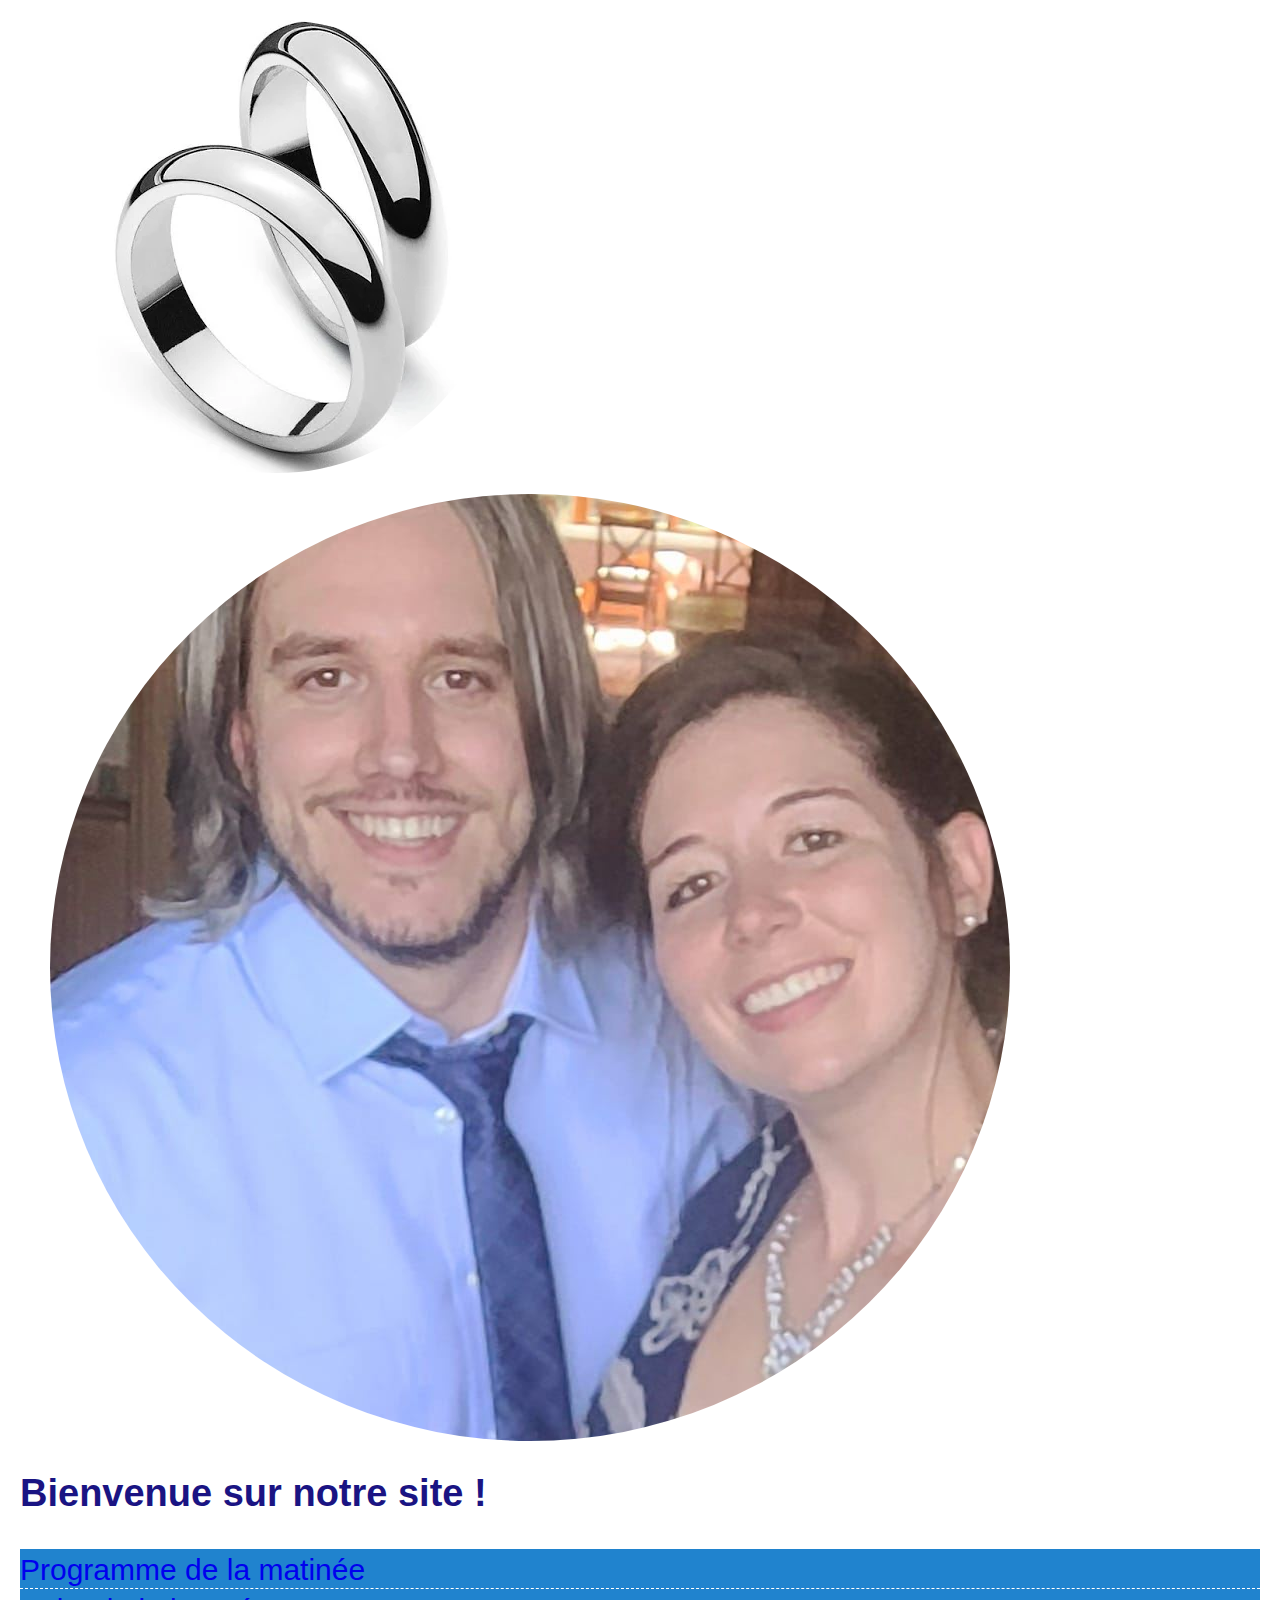
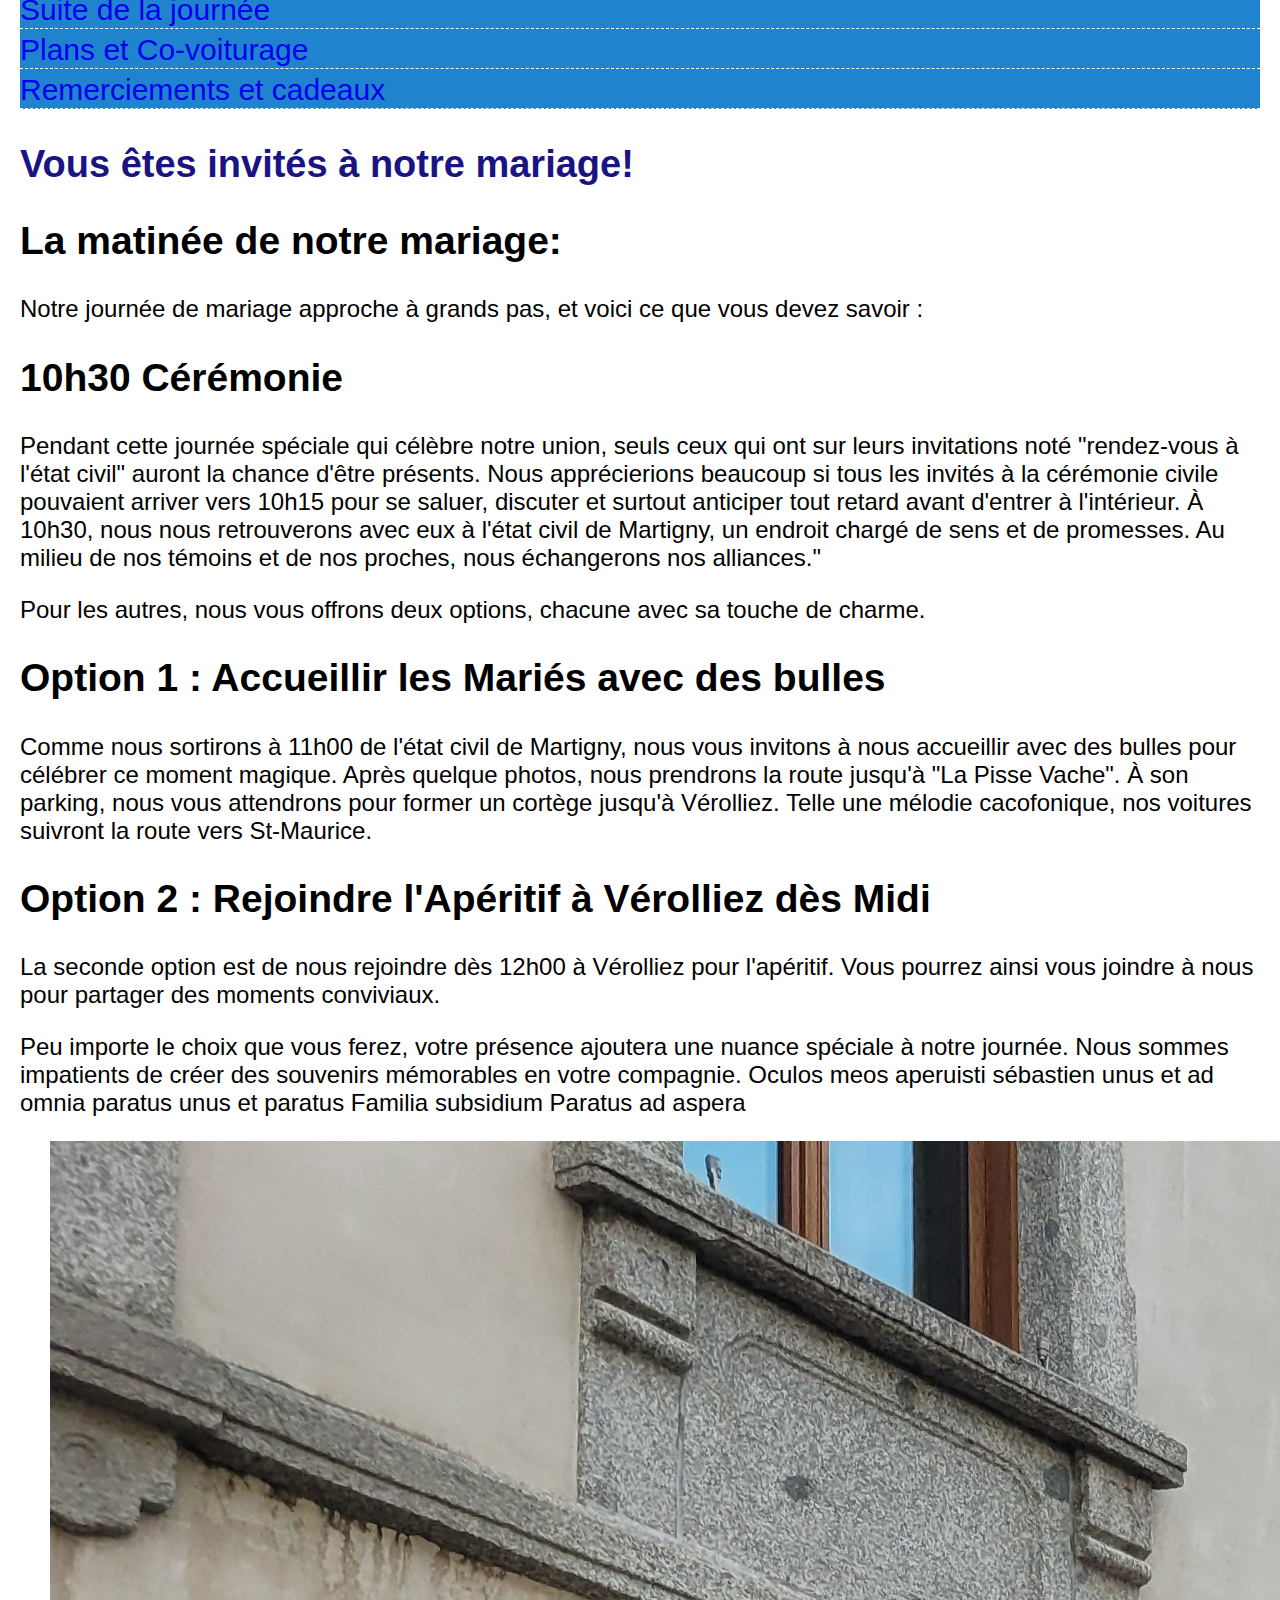
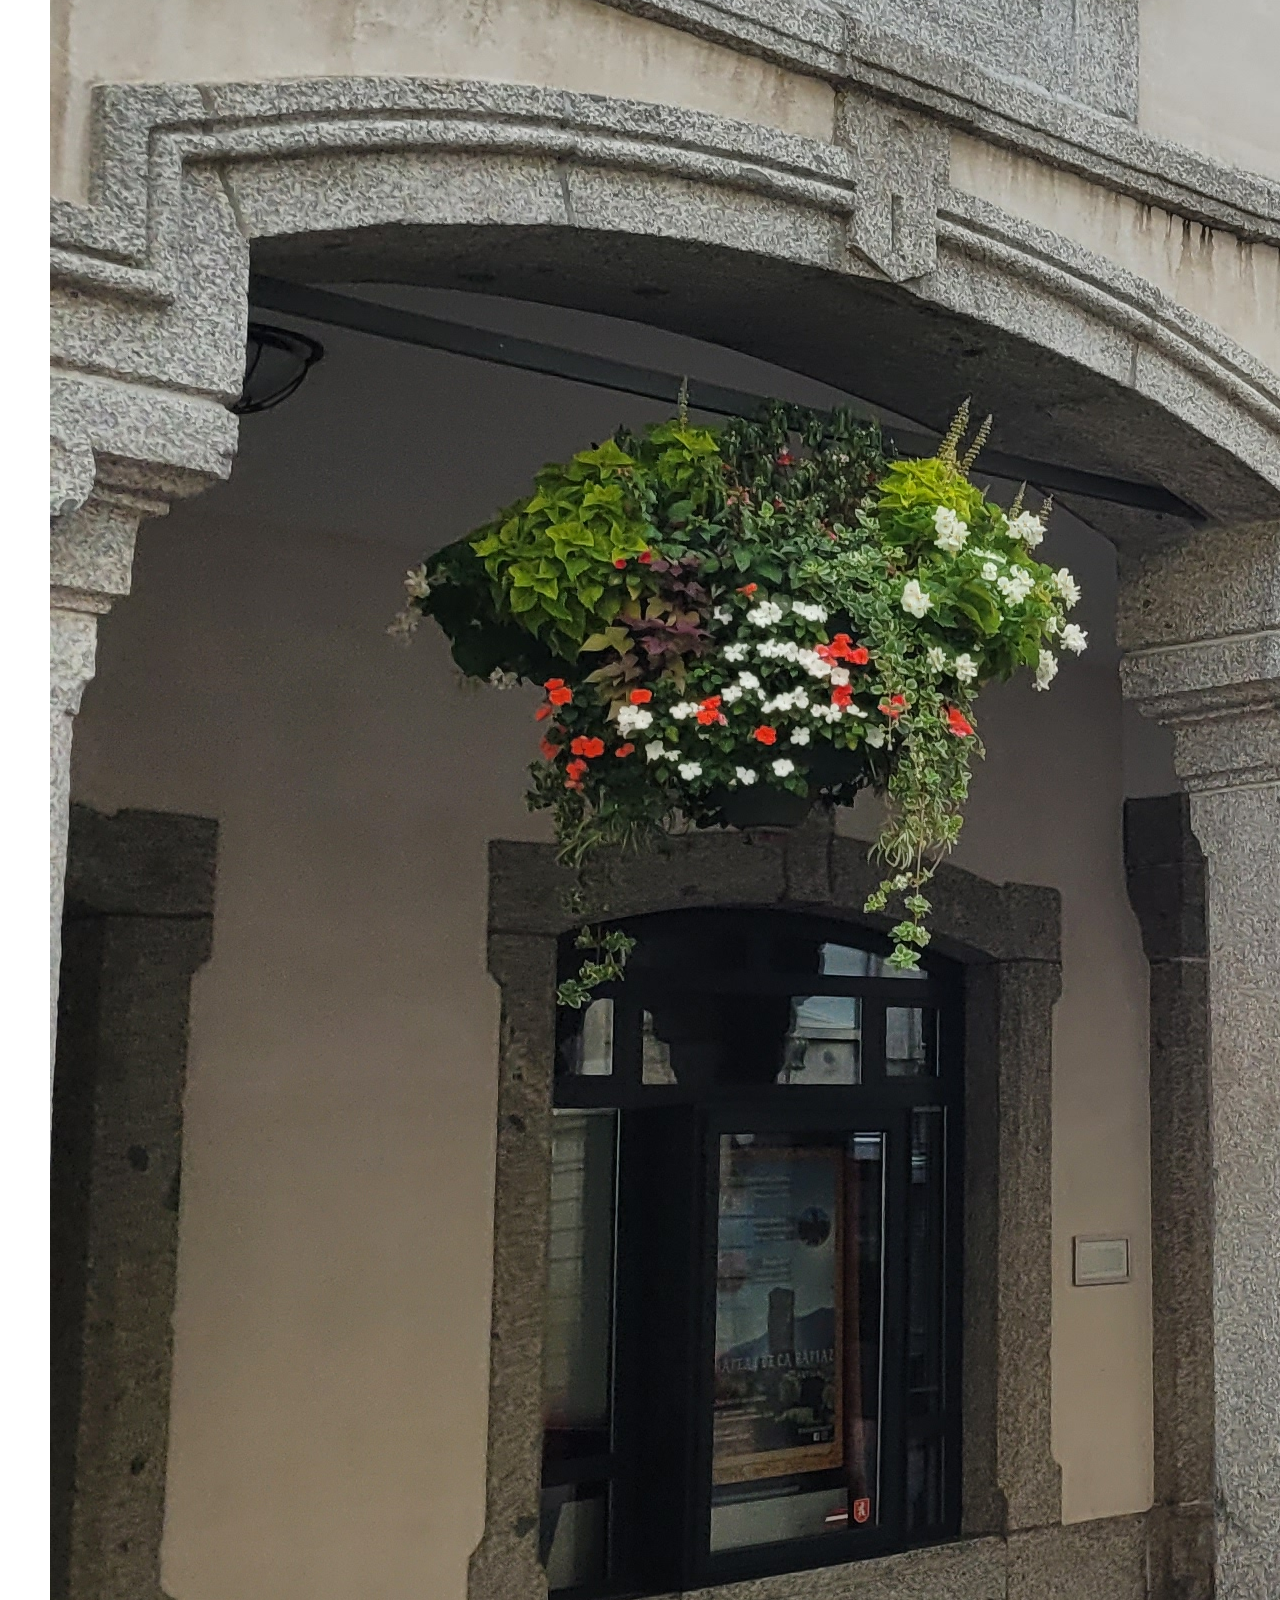
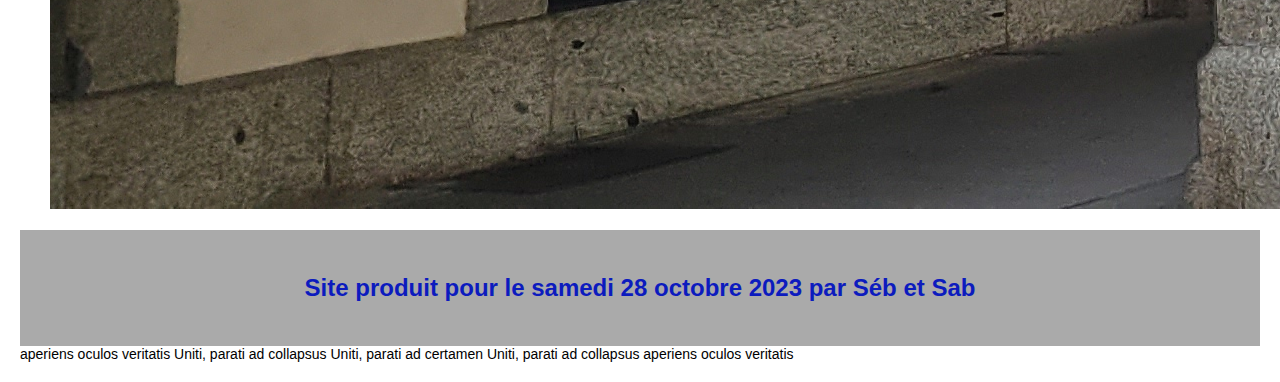
<file: index.html>
<!DOCTYPE html>
    <head>
        <meta charset="utf-8"/>
        <title> Notre mariage</title>
        <link rel="stylesheet" type="text/css" href="design/styles.css"> 
        <link href="https://cdn.jsdelivr.net/npm/bootstrap@5.0.2/dist/css/bootstrap.min.css" rel="stylesheet"
        integrity="sha384-EVSTQN3/azprG1Anm3QDgpJLIm9Nao0Yz1ztcQTwFspd3yD65VohhpuuCOmLASjC" crossorigin="anonymous">
    </head>

    <body >
        <header>
           <div class="container">
            <div class="w-25 float-start " mx-auto>
               <img class="img-fluid + ronde"  src="pictures/alliance.webp" /> 
            </div>
            <div class="w-25 float-end" mx-auto>
                <img class="img-fluid +remerci+ ronde " src="pictures/2022-mariage-de- Chris-et-Raphael.jpg" />
            </div>
           </div>
            
            <h1 class="bg mx-4">Bienvenue sur notre site !</h1>
            
        <nav>
            <ul>
                <li><a href="index.html" class="text-dark text-decoration-none">Programme de la matinée</a></li>
                <li><a href="pages/inscription.html" class="text-dark text-decoration-none">Suite de la journée</a></li>
                <li><a href="pages/plans.html" class="text-dark text-decoration-none">Plans et Co-voiturage</a></li>
                <li><a href="pages/cadeau-remerciement.html" class="text-dark text-decoration-none">Remerciements et cadeaux</a></li>
                
            </ul>
        </nav>
            
        </header >     
        <h1 class="bg mx-4" >Vous êtes invités à notre mariage!</h1>
        <h2 class="bg mx-4" >La matinée de notre mariage:</h2>
            <p class="bg mx-4">

                Notre journée de mariage approche à grands pas, et voici ce que vous devez savoir :
            </p>
        <h2 class="bg mx-4" >10h30 Cérémonie</h2>
            <p class="bg mx-4">
                Pendant cette journée spéciale qui célèbre notre union, seuls ceux qui ont sur leurs invitations noté "rendez-vous à l'état civil" auront la chance d'être présents.
                Nous apprécierions beaucoup si tous les invités à la cérémonie civile pouvaient arriver vers 10h15 pour se saluer, discuter et surtout anticiper tout retard avant 
                d'entrer à l'intérieur. À 10h30, nous nous retrouverons avec eux à l'état civil de Martigny, un endroit chargé de sens et de promesses. 
                Au milieu de nos témoins et de nos proches, nous échangerons nos alliances."
            </p>
            
            <p class="bg mx-4">Pour les autres, nous vous offrons deux options, chacune avec sa touche de charme.</p>
            <h2 class="bg mx-4">Option 1 : Accueillir les Mariés avec des bulles</h2>
            <p class="bg mx-4">Comme nous sortirons à 11h00 de l'état civil de Martigny, nous vous invitons
                à nous accueillir avec des bulles pour célébrer ce moment magique. 
                Après quelque photos, nous prendrons la route jusqu'à "La Pisse Vache". 
                À son parking, nous vous attendrons pour former un cortège jusqu'à Vérolliez. 
                Telle une mélodie cacofonique, nos voitures suivront la route vers St-Maurice.
            </p>
            <h2 class="bg mx-4">Option 2 : Rejoindre l'Apéritif à Vérolliez dès Midi</h2>
            <p class="bg mx-4">La seconde option est de nous rejoindre dès 12h00 à Vérolliez pour l'apéritif. Vous pourrez ainsi vous joindre à nous pour partager des moments conviviaux.</p>
            <p class="bg mx-4">Peu importe le choix que vous ferez, votre présence ajoutera une nuance spéciale à notre journée. 
                Nous sommes impatients de créer des souvenirs mémorables en votre compagnie.


Oculos meos aperuisti
sébastien
unus et ad omnia paratus
unus et paratus
Familia subsidium
Paratus ad aspera
        </p>
        <div class="container d-flex justify-content-between">
            <div class="col">
                <img class="img-fluid bg mx-4" src="pictures/entree-etat-civil.jpg" > 
            </div>
        </div>    
    </body>
    <footer>
        <p>Site produit pour le samedi 28 octobre 2023 par Séb et Sab</p>
    </footer>
</html>
aperiens oculos veritatis
Uniti, parati ad collapsus
Uniti, parati ad certamen
Uniti, parati ad collapsus
aperiens oculos veritatis
</file>
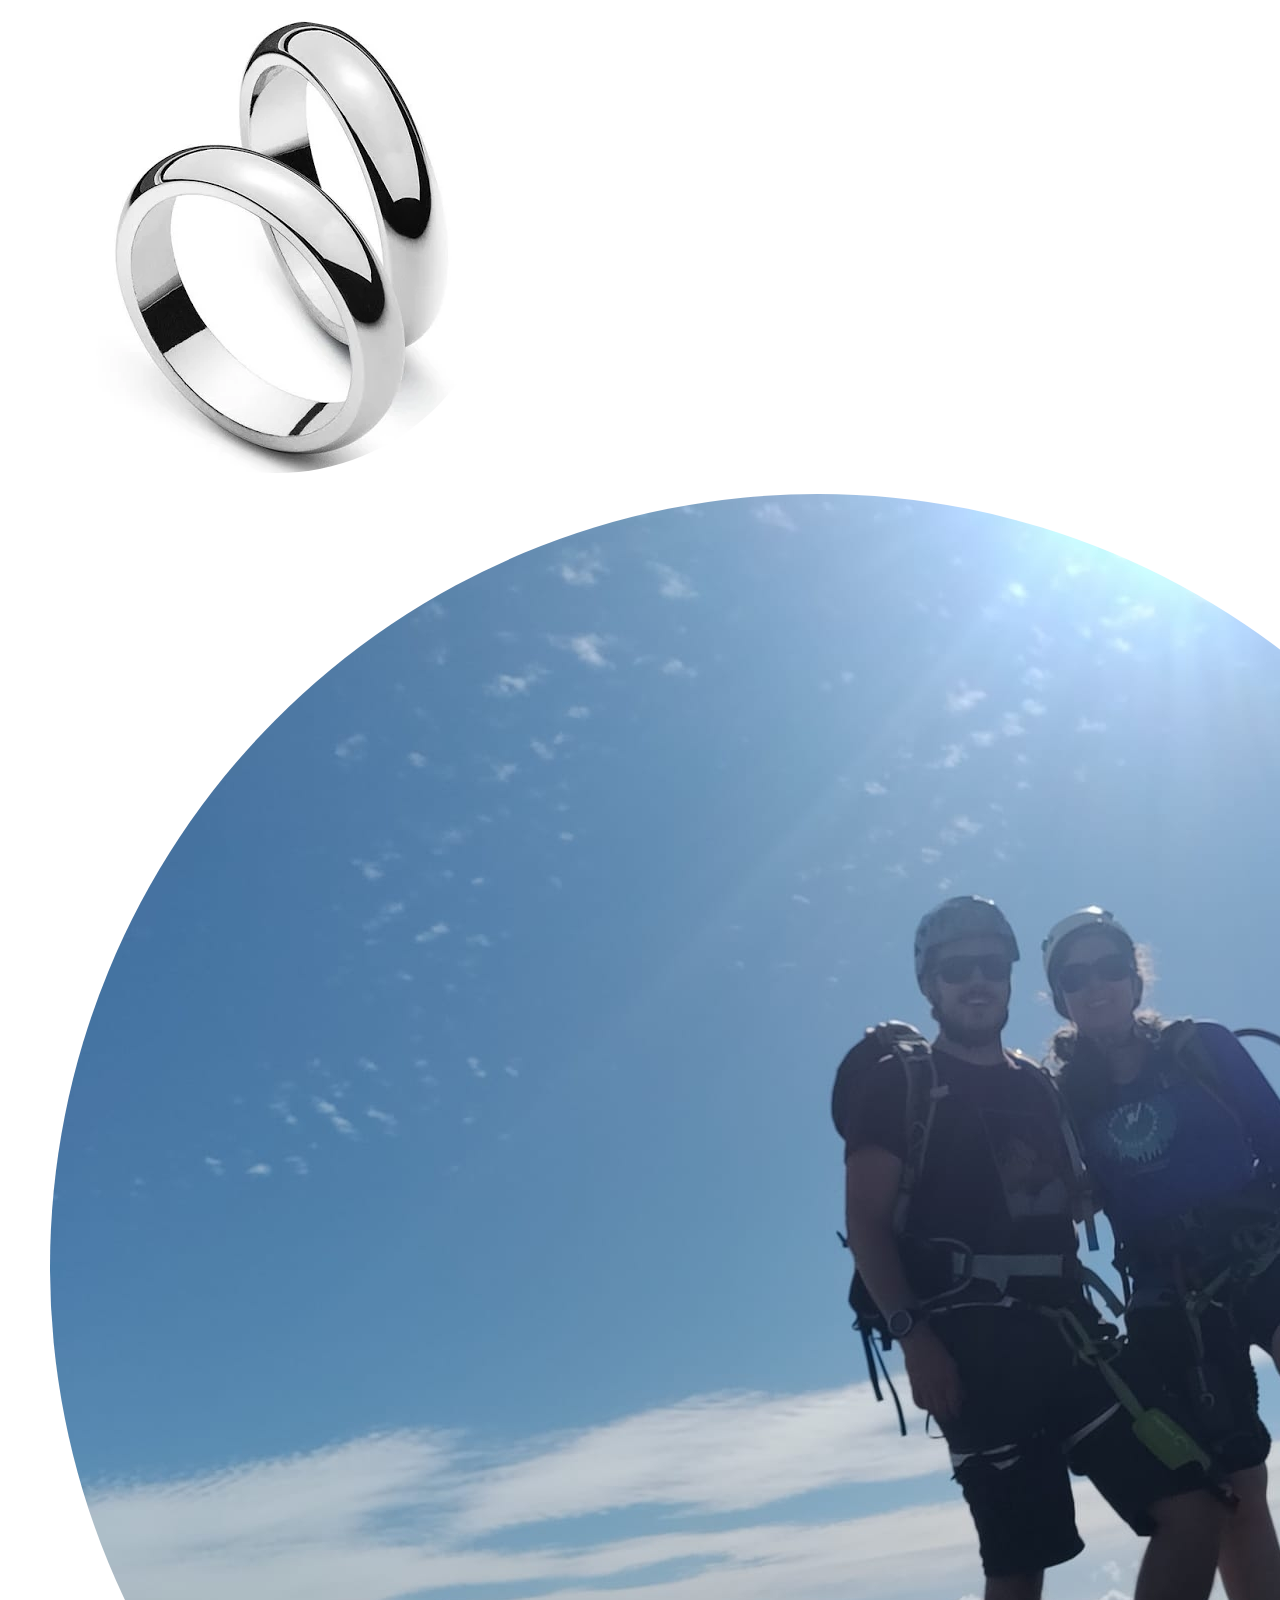
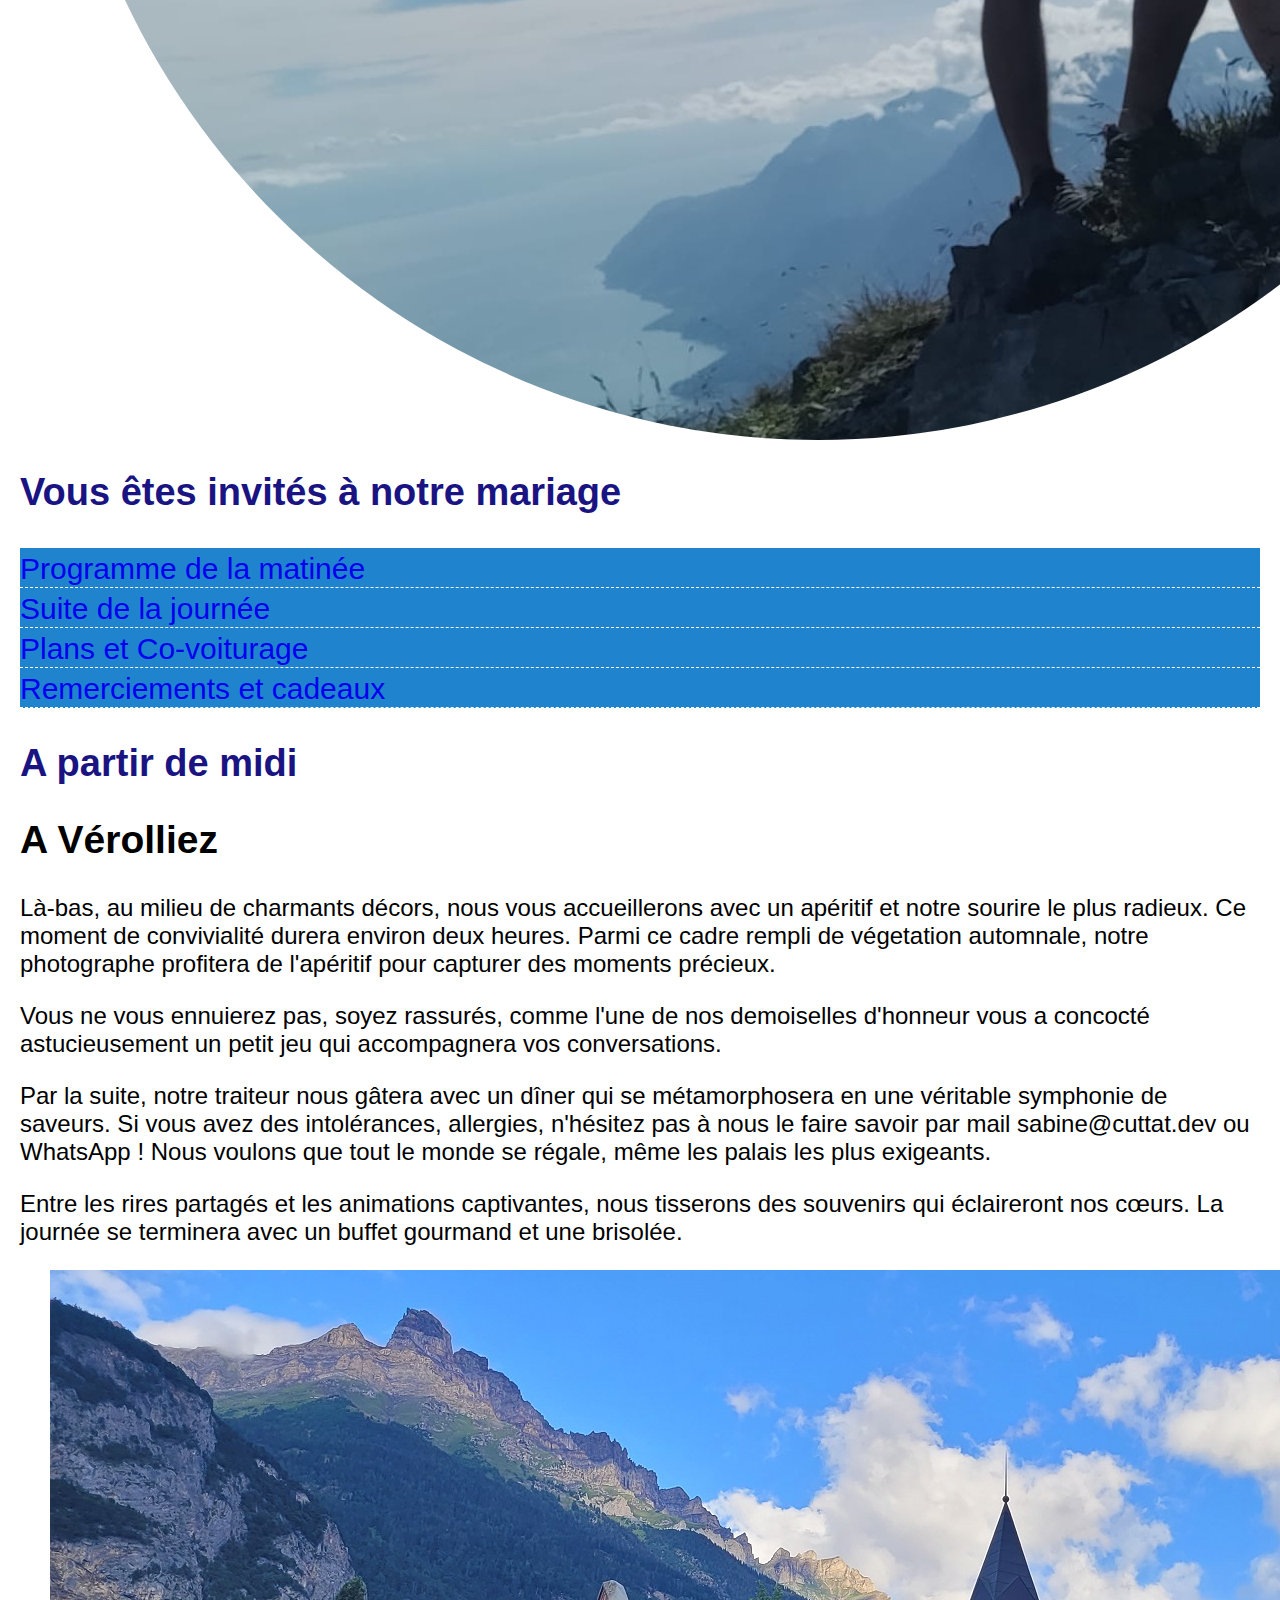
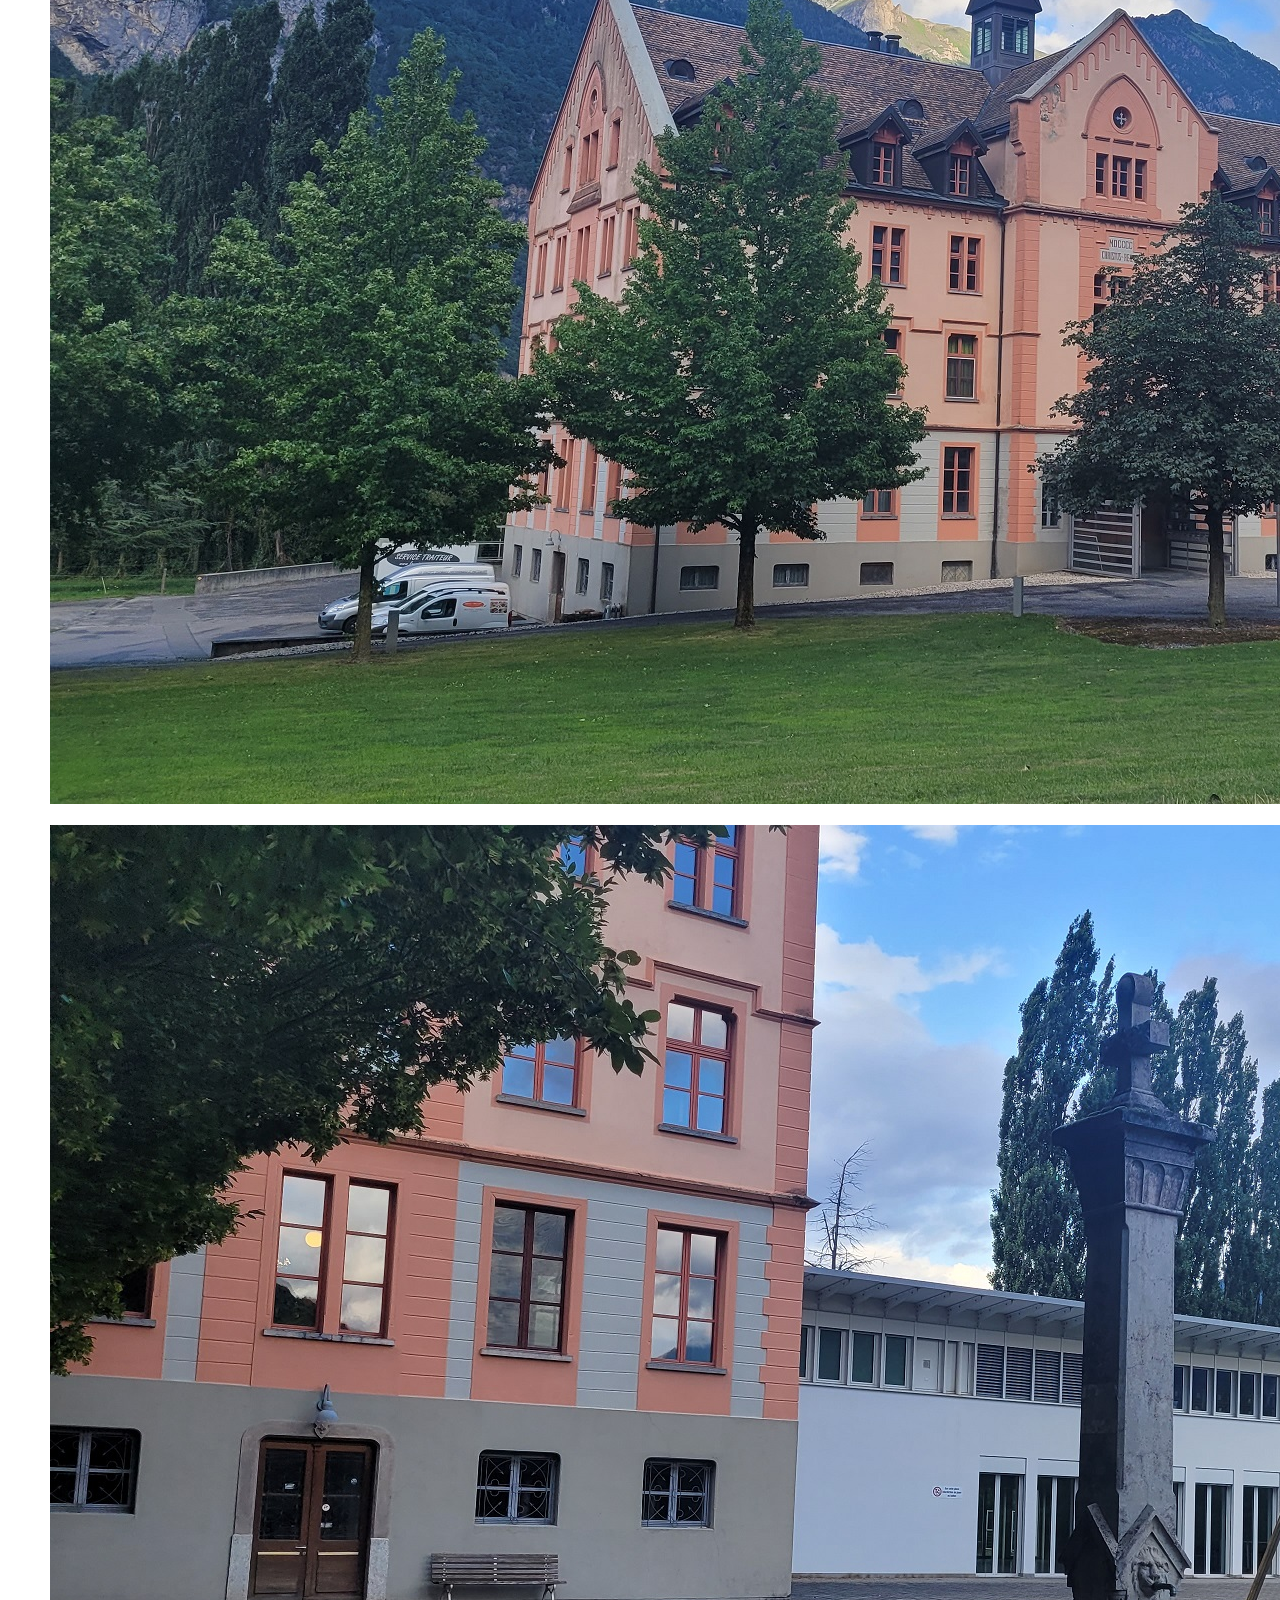
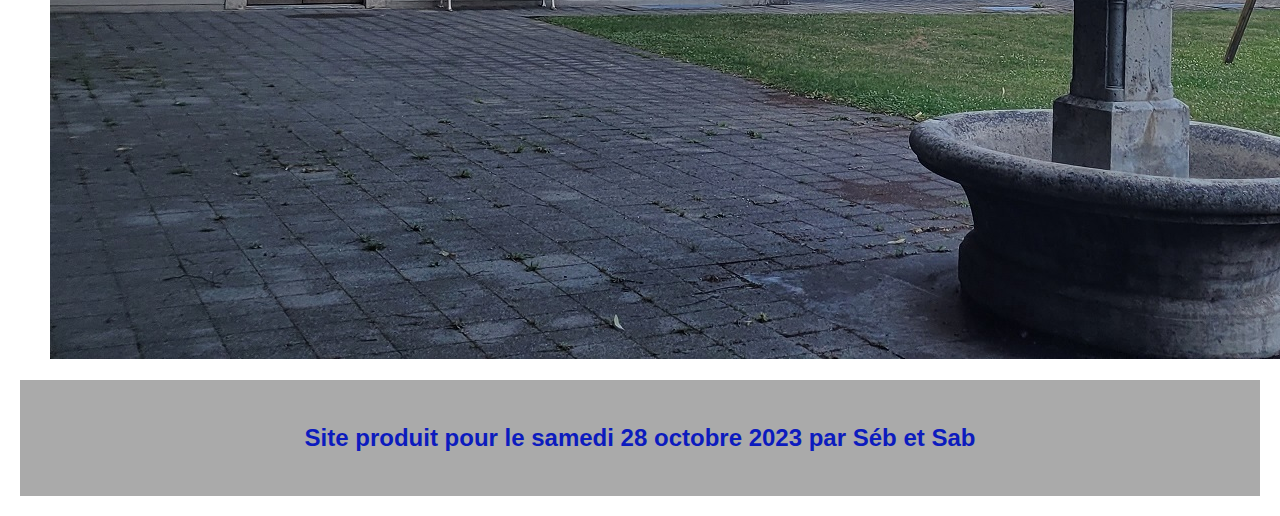
<file: pages/inscription.html>
<!DOCTYPE html>
    <head>
        <meta charset="utf-8"/>
        <title> Notre mariage</title>
        <link rel="stylesheet" type="text/css" href="../design/styles.css"> 
        <link href="https://cdn.jsdelivr.net/npm/bootstrap@5.0.2/dist/css/bootstrap.min.css" rel="stylesheet"
        integrity="sha384-EVSTQN3/azprG1Anm3QDgpJLIm9Nao0Yz1ztcQTwFspd3yD65VohhpuuCOmLASjC" crossorigin="anonymous">
        <link rel="stylesheet" href="https://cdnjs.cloudflare.com/ajax/libs/font-awesome/6.4.0/css/all.min.css" integrity="sha512-iecdLmaskl7CVkqkXNQ/ZH/XLlvWZOJyj7Yy7tcenmpD1ypASozpmT/E0iPtmFIB46ZmdtAc9eNBvH0H/ZpiBw==" crossorigin="anonymous" referrerpolicy="no-referrer" />
    </head>

    <body >
        <header>
           
            <div class="container">
                <div class="w-25 float-start " mx-auto>
                   <img class="img-fluid + ronde "  class="bg mx-4" src="../pictures/alliance.webp" /> 
                </div>
                <div class="w-25 float-end" mx-auto>
                    <img class="img-fluid + ronde "  class="bg mx-4" src="../pictures/2021-Via-Tour-d-Ai.jpg" />
                </div>
               </div>

               <h1 class="bg mx-4">Vous êtes invités à notre mariage</h1>
            <nav>
                <ul>
                    <li><a href="../index.html" class="text-dark text-decoration-none">Programme de la matinée</a></li>
                    <li><a href="inscription.html" class="text-dark text-decoration-none">Suite de la journée</a></li>
                    <li><a href="plans.html" class="text-dark text-decoration-none">Plans et Co-voiturage</a></li>
                    <li><a href="cadeau-remerciement.html" class="text-dark text-decoration-none">Remerciements et cadeaux</a></li>
                </ul>
            </nav>
            
        </header > 
        <h1 class="bg mx-4">A partir de midi</h1>
        <h2 class="bg mx-4">A Vérolliez</h2>
        <p class="bg mx-4">
            Là-bas, au milieu de charmants décors, nous vous accueillerons avec un apéritif et notre sourire le plus radieux. 
            Ce moment de convivialité durera environ deux heures. Parmi ce cadre rempli de végetation automnale, 
            notre photographe profitera de l'apéritif pour capturer des moments précieux.</p>
            <p class="bg mx-4">Vous ne vous ennuierez pas, soyez rassurés, comme l'une de nos demoiselles d'honneur vous a concocté astucieusement un petit jeu qui accompagnera vos conversations.</p>
            <p class="bg mx-4">Par la suite, notre traiteur nous gâtera avec un dîner qui se métamorphosera en une véritable symphonie de saveurs. 
             Si vous avez des intolérances, allergies,
            n'hésitez pas à nous le faire savoir par mail sabine@cuttat.dev ou WhatsApp ! 
            Nous voulons que tout le monde se régale, même les palais les plus exigeants.
        </p>
        <p></p>
        <p class="bg mx-4">
            Entre les rires partagés et les animations captivantes, nous tisserons des souvenirs qui éclaireront nos cœurs. La journée se terminera avec un buffet gourmand et une brisolée.</p>
        <div class="container d-flex justify-content-between">
            <div class="col">
                <img class="img-fluid" src="../pictures/Verolliez.jpg" class="bg mx-4"> 
            </div>
            <div class="col">
                <img class="img-fluid" class="bg mx-4" src="../pictures/apero.jpg" />
            </div>
        </div>
        
    </body>
    <footer>
        <p>Site produit pour le samedi 28 octobre 2023 par Séb et Sab</p>
    </footer>
</html>
</file>
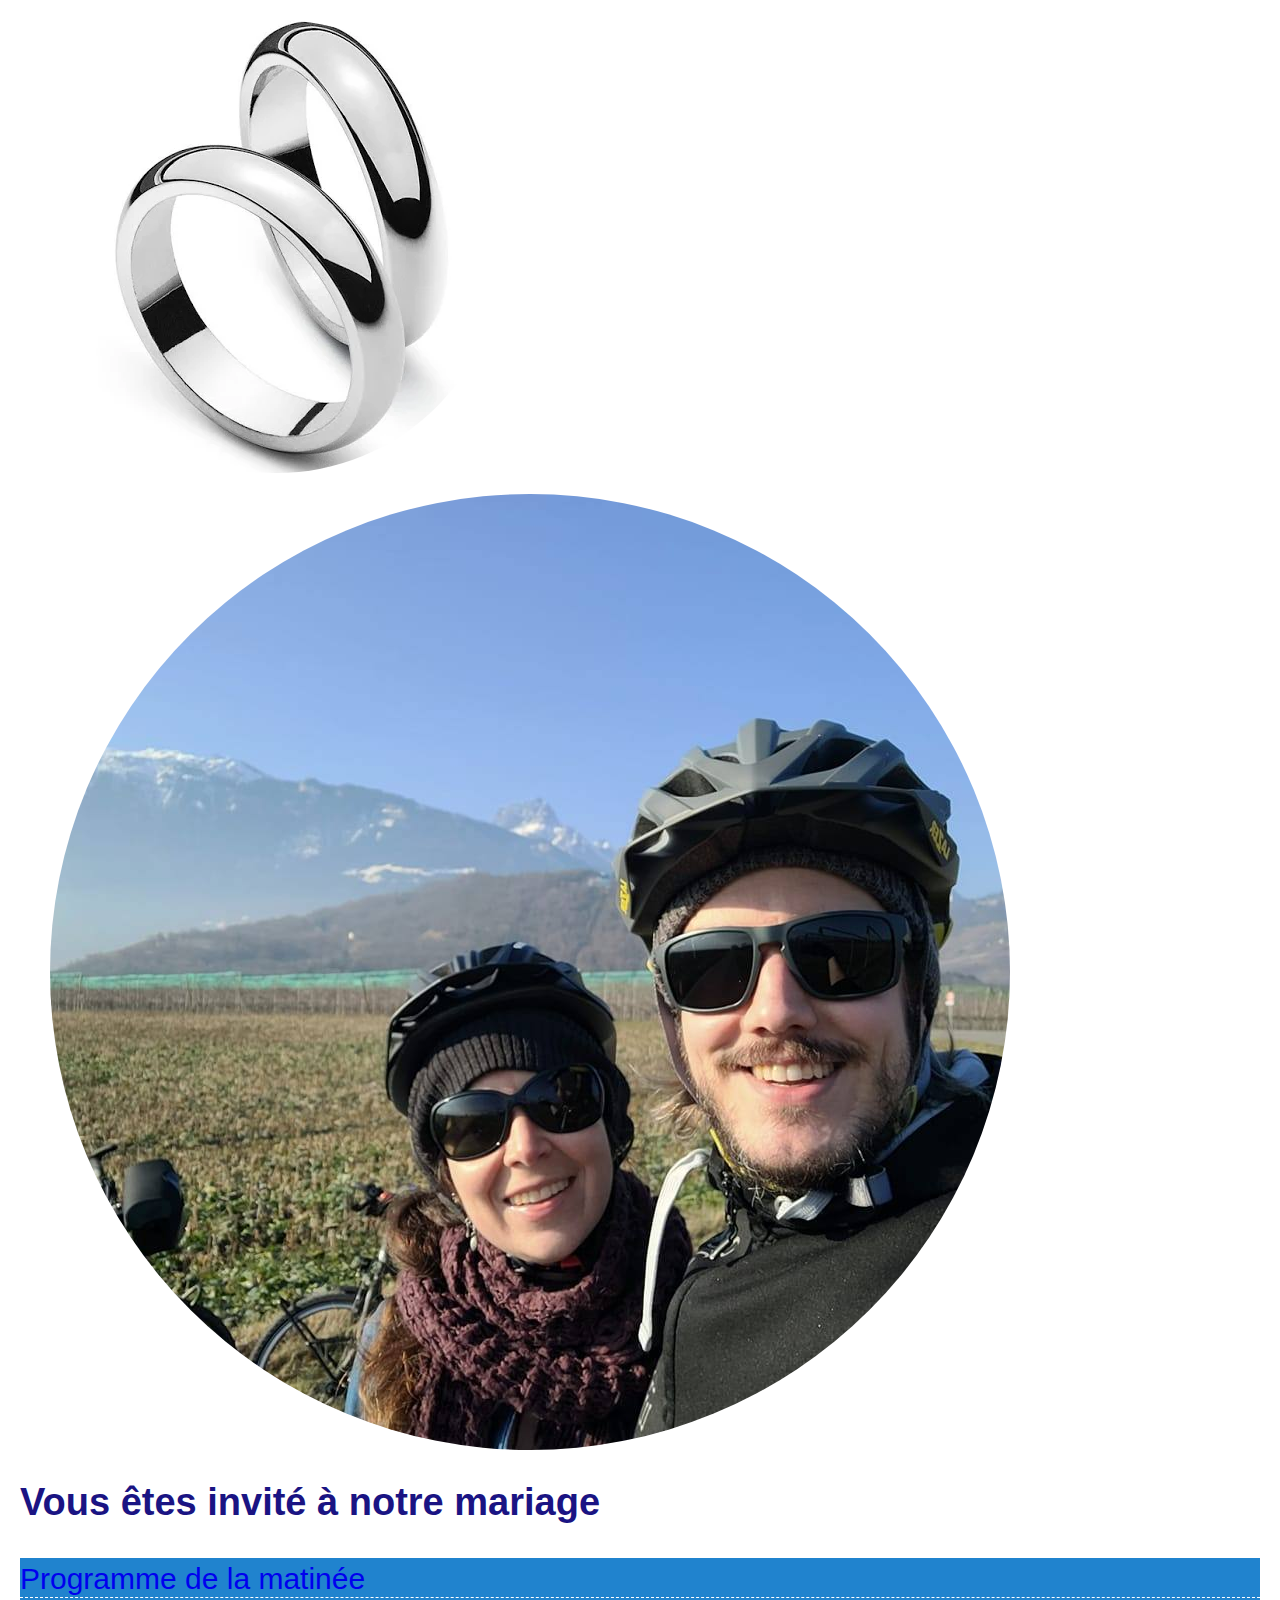
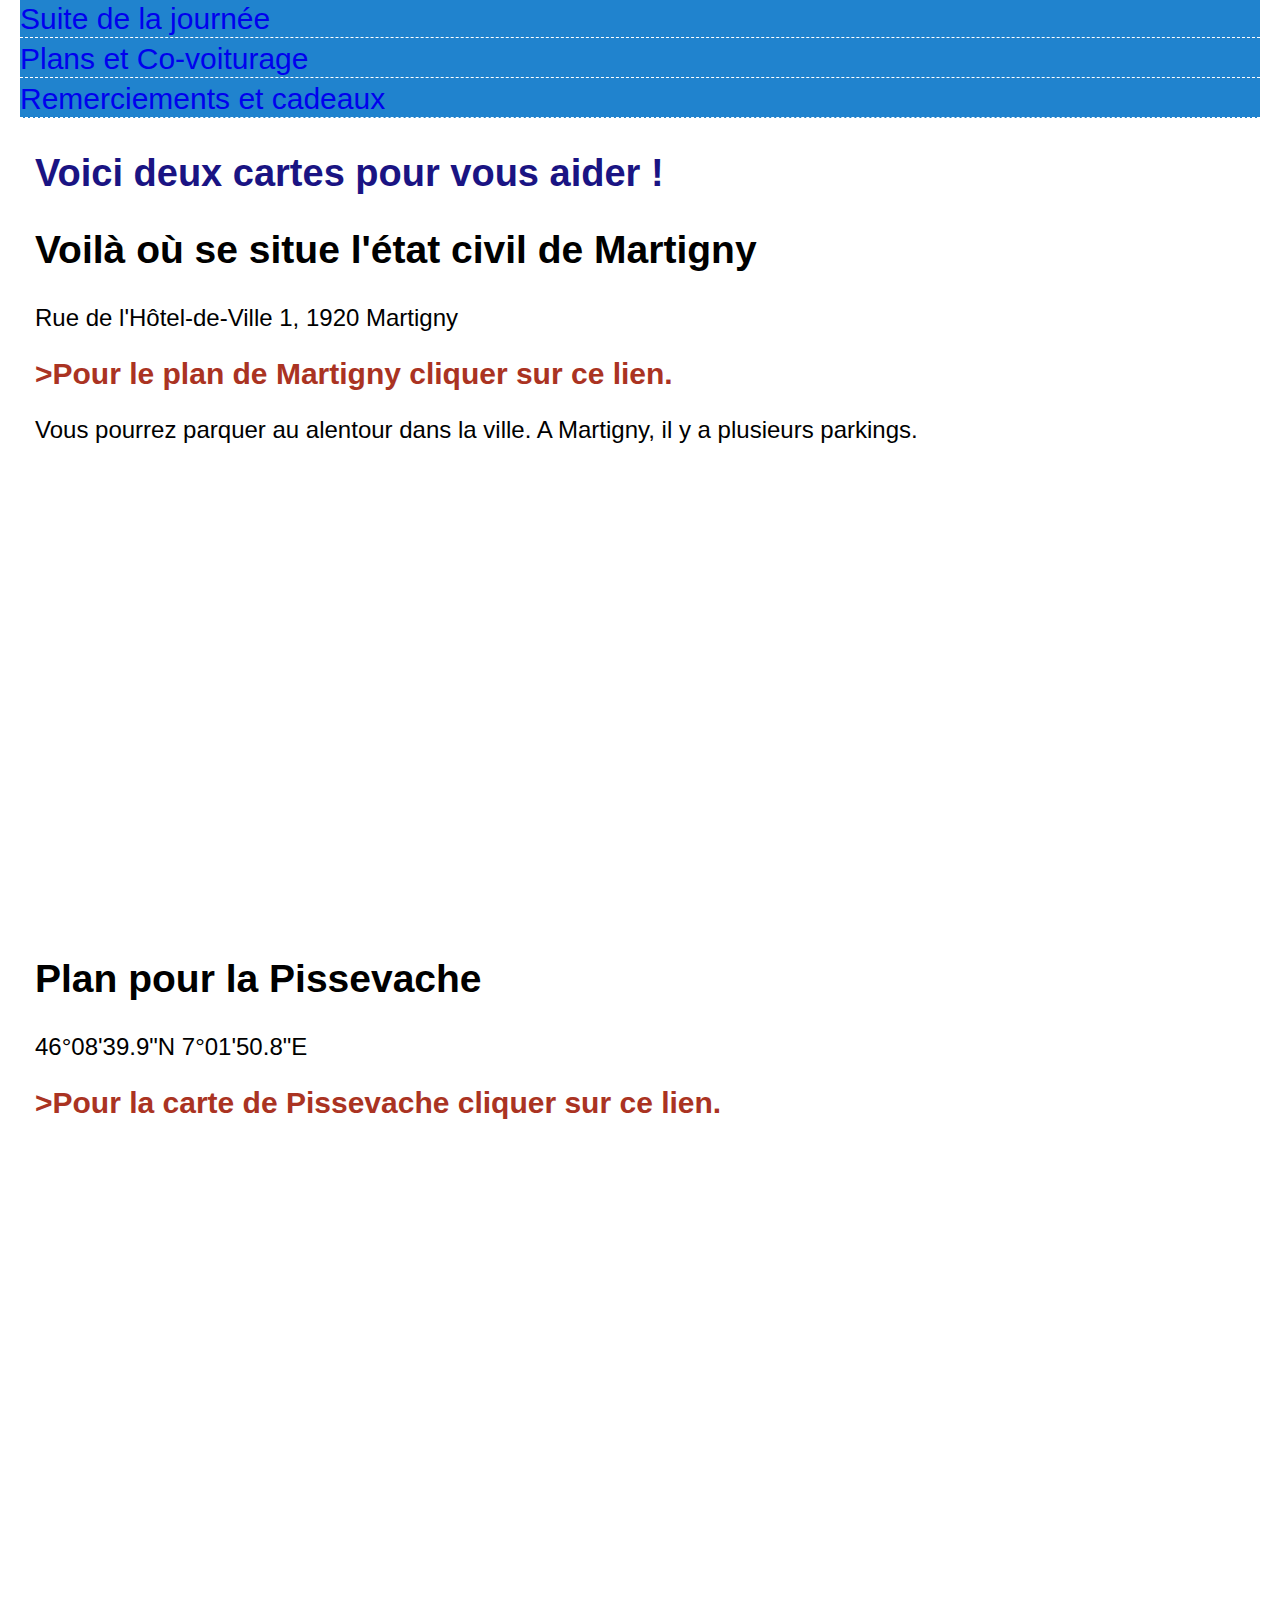
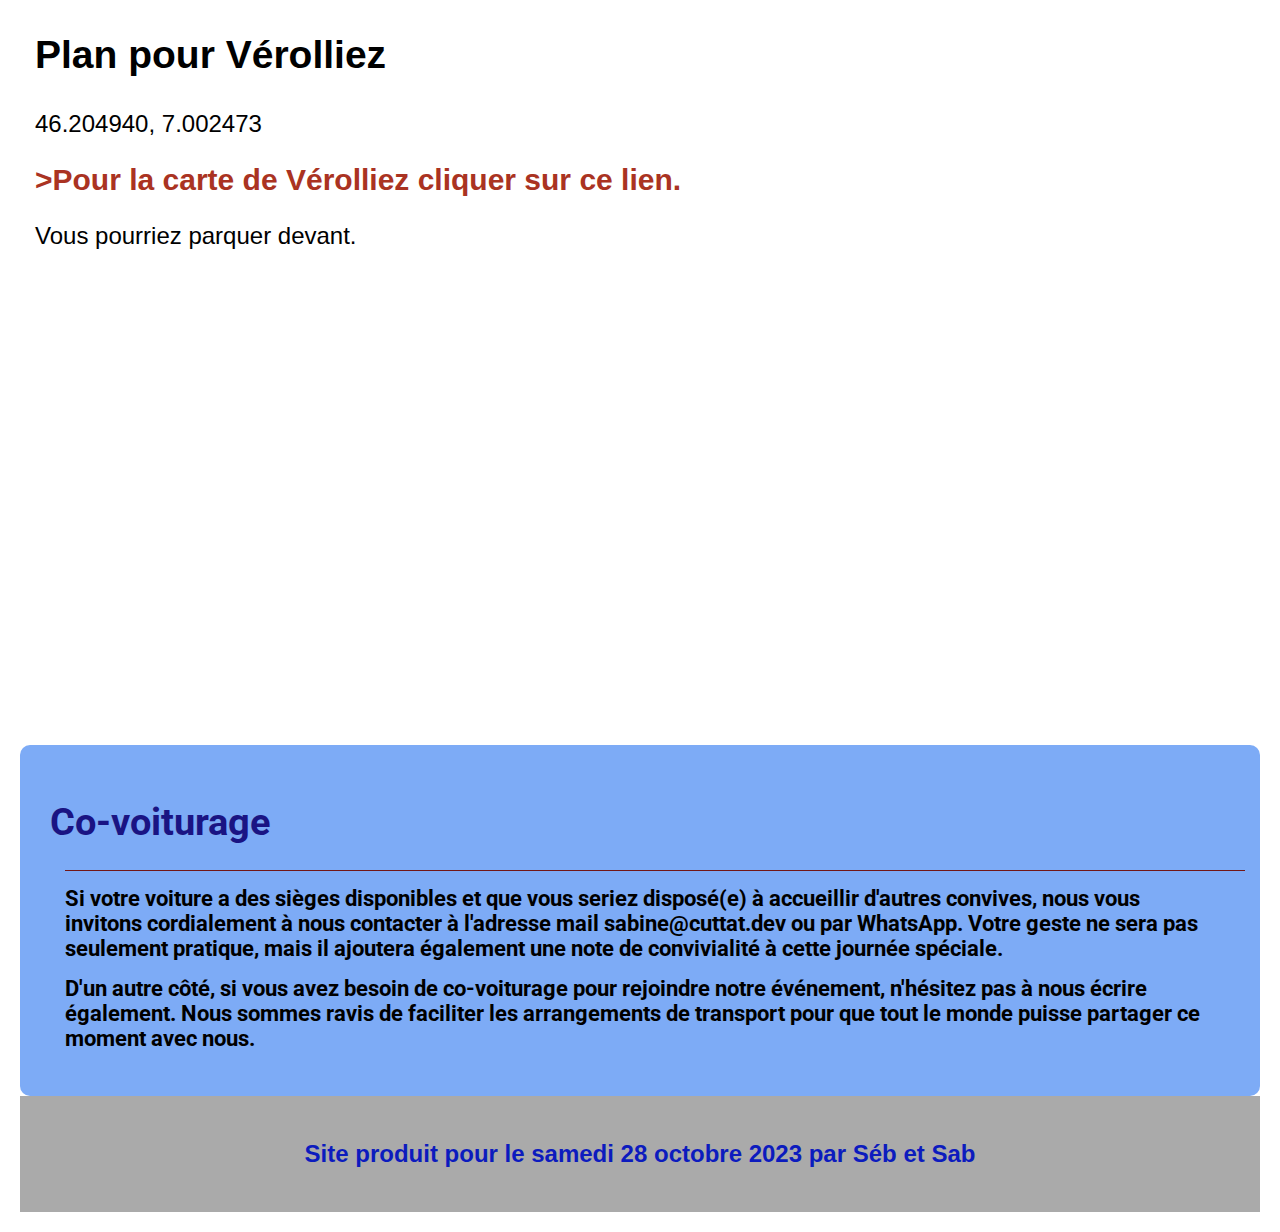
<file: pages/plans.html>
<!DOCTYPE html>
    <head>
        <meta charset="utf-8"/>
        <title> Notre mariage</title>
        <link rel="stylesheet" type="text/css" href="../design/styles.css"> 
        <link href="https://cdn.jsdelivr.net/npm/bootstrap@5.0.2/dist/css/bootstrap.min.css" rel="stylesheet"
        integrity="sha384-EVSTQN3/azprG1Anm3QDgpJLIm9Nao0Yz1ztcQTwFspd3yD65VohhpuuCOmLASjC" crossorigin="anonymous">
    </head>

<body>
    <header>
        <div class="container">
            <div class="w-25 float-start " mx-auto>
               <img class="img-fluid + ronde "  class="bg mx-4" src="../pictures/alliance.webp" /> 
            </div>
            <div class="w-25 float-end" mx-auto>
                <img class="img-fluid + ronde "  class="bg mx-4" src="../pictures/2022-vélo-avec-Seb-avec Bex.jpg" />
            </div>
           </div>
           <h1 class="bg mx-4">Vous êtes invité à notre mariage</h1>
        
        <nav>
            <ul>
                <li><a href="../index.html" class="text-dark text-decoration-none">Programme de la matinée</a></li>
                <li><a href="inscription.html" class="text-dark text-decoration-none">Suite de la journée</a></li>
                <li><a href="plans.html" class="text-dark text-decoration-none">Plans et Co-voiturage</a></li>
                <li><a href="cadeau-remerciement.html" class="text-dark text-decoration-none">Remerciements et cadeaux</a></li>
            </ul>
        </nav>
            
    </header> 
    <div class="container center">
    <h1>Voici deux cartes pour vous aider !</h1>
    </div>
    <div class="container center">
    <h2 >Voilà où se situe l'état civil de Martigny</h2>
    <p> Rue de l'Hôtel-de-Ville 1, 1920 Martigny</p>
    <h3 class="lien bg mx-4"><a href="https://www.google.com/maps/place/Rue+de+l'H%C3%B4tel-de-Ville+1,+1920+Martigny/@46.1006422,7.0715975,575a,35y,5.19t/data=!3m1!1e3!4m6!3m5!1s0x478ec9d22ae11803:0x4ca5839742dbfc36!8m2!3d46.1007653!4d7.0730195!16s%2Fg%2F11c1x38m8j?entry=ttu">>Pour le plan de Martigny cliquer sur ce lien.</a></h3>
    <p>Vous pourrez parquer au alentour dans la ville. A Martigny, il y a plusieurs parkings. 
    </p>
    <iframe src="https://www.google.com/maps/embed?pb=!1m18!1m12!1m3!1d575.3894279064843!2d7.0715974797338745!3d46.100642207835016!2m3!1f0!2f5.189150453271451!3f0!3m2!1i1024!2i768!4f35!3m3!1m2!1s0x478ec9d22ae11803%3A0x4ca5839742dbfc36!2sRue%20de%20l&#39;H%C3%B4tel-de-Ville%201%2C%201920%20Martigny!5e1!3m2!1sfr!2sch!4v1692934441684!5m2!1sfr!2sch" width="600" height="450" style="border:0;" allowfullscreen="" loading="lazy" referrerpolicy="no-referrer-when-downgrade"></iframe>
    </div>

    <div class="container center">
        <h2 class="bg mx-4" >Plan pour la Pissevache</h2>
        <p>46°08'39.9"N 7°01'50.8"E</p>
        <h3 class="lien bg mx-4"><a href="https://maps.app.goo.gl/mBVdXjrNoY23VHyU6">>Pour la carte de Pissevache cliquer sur ce lien.</a></h3> 
        </p>
        <iframe src="https://www.google.com/maps/embed?pb=!1m18!1m12!1m3!1d11906.825010994442!2d7.0278262!3d46.143944299999994!2m3!1f0!2f0!3f0!3m2!1i1024!2i768!4f13.1!3m3!1m2!1s0x478eb77f0bf9f0ed%3A0x86e7f1c9cbd7f29d!2sPissevache!5e1!3m2!1sfr!2sch!4v1695804815094!5m2!1sfr!2sch" width="600" height="450" style="border:0;" allowfullscreen="" loading="lazy" referrerpolicy="no-referrer-when-downgrade"></iframe>
        </div> 
    <div class="container center">
    <h2 class="bg mx-4" >Plan pour Vérolliez</h2>
    <p>46.204940, 7.002473</p>
    <h3 class="lien bg mx-4"><a href="https://www.google.com/maps/place/V%C3%A9rolliez,+1890+Saint-Maurice/@46.2060339,7.0025669,629m/data=!3m1!1e3!4m6!3m5!1s0x478eb95e2e477fa5:0xc4187ae2d5e6c332!8m2!3d46.2060339!4d7.0025669!16s%2Fg%2F1wc304b5?entry=ttu">>Pour la carte de Vérolliez cliquer sur ce lien.</a></h3> 
    <p class="bg mx-4">Vous pourriez parquer devant.
    </p>
    <iframe src="https://www.google.com/maps/embed?pb=!1m18!1m12!1m3!1d12109.109758687993!2d6.992267173385907!3d46.20603343752974!2m3!1f0!2f0!3f0!3m2!1i1024!2i768!4f13.1!3m3!1m2!1s0x478eb95e2e477fa5%3A0xc4187ae2d5e6c332!2sV%C3%A9rolliez%2C%201890%20Saint-Maurice!5e1!3m2!1sfr!2sch!4v1695805258501!5m2!1sfr!2sch" width="600" height="450" style="border:0;" allowfullscreen="" loading="lazy" referrerpolicy="no-referrer-when-downgrade"></iframe>
    </div> 
        <form>   
            <h1 class="bg mx-4"> Co-voiturage </h2>
           
            <div class="separation"></div>
            <div>
        Si votre voiture a des sièges disponibles et que vous seriez disposé(e) à accueillir d'autres convives, nous vous invitons 
        cordialement à nous contacter à l'adresse mail sabine@cuttat.dev ou par WhatsApp. Votre geste ne sera pas seulement pratique, mais il ajoutera également une note de convivialité à cette journée spéciale. 
        </div><div>D'un autre côté, si vous avez besoin de co-voiturage pour rejoindre notre événement, n'hésitez pas à nous écrire également. 
        Nous sommes ravis de faciliter les arrangements de transport pour que tout le monde puisse partager ce moment avec nous.
            </div>
         
            </form>    
    </body>
    <footer>
        <p>Site produit pour le samedi 28 octobre 2023 par Séb et Sab</p>
    </footer>
</html>
</file>
<file: design/styles.css>
@import url('https://fonts.googleapis.com/css2?family=Roboto:wght@300&display=swap');
body {
    margin-right : 50px;
    font-family: arial, verdana, sans-serif;
    font-size: 14px;
    margin: 20px;
    background: color #747cdf;
}
form{ 
    background-color:#7dabf6 ;
    font-family: 'Roboto', sans-serif;
    font-weight: bold;
    padding: 30px;
    border-radius: 10px;
}
form h2{
    font-size: 30px;
}
form .separation{
    width: 100%;
    height: 1px;
    background-color: #721717;
}
form .corps-formulaire{
    display:flex;
    flex-wrap: wrap;
    margin-bottom: 30px;
}
.groupe{
    position: relative;
    margin-top: 20px;
    display: flex;
    flex-direction:column;
}
input{
     margin-top: 5px;
    padding: 10px 5px 10px 30px;
    border: 1px solid #c9c9c9;
    outline-color: #721717;
    border-radius:5px;
}
.gauche .groupe i{
    position: absolute;
    left: 0;
    top: 25px;
    padding: 9px 8px;
    color:#721717;
}
 .droite{
    margin-left: 40px;
}
@media  and (max-width:920px) {
    .droite{
        margin-left: 0px;}
}
 .droite .groupe{
    height: 100%;
}
textarea{
    margin-top: 5px;
    padding: 10px;
    background-color: #c9c9c9;
    border: 2px solid #721717;
    outline: none;
    border-radius: 5px;
    resize: none;
    height: 72%;
}
.pied-formulaire button{
    margin-top: 10px;
    background-color: #0c21c0;
    color: #FFF;
    font-size:15px;
    border:none;
    padding: 10px 20px;
    border-radius: 5px;
    outline: none;
    cursor:pointer;
    transition: transform 0,5s;
}
.pied-formulaire button:hover{
   transform: scale(1.05);
}

header {
    color: #721717;
}

ul { 
    padding: 0;
}

nav {
    text-align: left 42px;
    color: #ffffff;
    /*font-weight: normal;*/
    font-size: 34px;
    background-color: rgb(32, 131, 206); 
    margin-right : 0px;
}
li {
    list-style-type: none; 
    border-bottom: 1px dashed #ffffff;
    color: #ffffff;
}  

a {
    text-decoration: none;
    font-size: 30px;
}
div{
    margin: 15px;
    font-size: 22px;
}

h1 {
    font-weight: bold;
    color: #1a1483;
    font-size: 38px;
}
h2 {
    font-size: 39px;
    color : #000000;
}

h3 {
    font-size: 25px;
    color : #000000;
}
p {
    color : #000000;
    font-size: 24px;
}
.lien a{
    color: #aa3322;
}
.coup {
    border: 1px dashed #aa3322;
    margin-left: 50px;
    margin-right: 90px;
    padding: 0px 20px;
    background-color:#ededed;
}
.coup p{
    color :#000000;
    font-size: 16px;
}
.horraires{
    border: 2px solid #aa3322;
}
.titre{
    font-size: 34px;
}
.texte {
    font-size: 12px;
} 
#carrousel{
    width: 800px;
    height: 400px;
    border:solide 4px #FFF;
    box-shadow:0 0 14px rgba(0,0,0,0,3);
}
.tissu1{
    width: 100%;
    height:300px;
}
.img1{
    width: 200px;
    height: 20px;
    object-fit: cover;
}
.img2{
    width: 20%;
    height: 20000px;
    object-fit: contain;
    border-radius : 50% ;
}

#carrousel{
    width:800px;
    height:400px;
    border:solid 4px #FFF;
    box-shadow:0 0 14px rgba(0,0,0,0,3);
    position:relative;
    overflow:hidden ;
}
#container{
    width:800px;
    height:400px;
}
.photo{
    width:800px;
    height:400px;
    margin:0;
    display:inline-block;
    background-size:cover;
}
.bouton{
    position:absolute;
    width:70px;
    cursor:pointer;
    top:150px;
}

#g{
    left:0;
    opacity:0.4;
    transform:rotate(0deg);
    transition:all 0.3s ease;
}

#d{
    right:0;
    opacity:0.4;
    transform:rotate(180deg);
    transition:all 0.3s ease;
}

#g:hover{
    transform:rotate(0deg) scale(1.1);
    opacity:1 ;
    transition:all 0.3s ease;
}

#d:hover{
    transform:rotate(180deg) scale(1.1);
    opacity:1 ;
    transition:all 0.3s ease;
}

footer {
    padding: 20px 20px;
    background-color: #aaaaaa;
    text-align: center;
    font-weight: normal;
    font-size: 14px;
    margin-top: 0px;
}
footer p{
    color: #0c1bbe;
    font-weight: bold;
    font-size: 24px;
}
.ronde {
    border-radius: 50%;
}
.remerci {
    height: 200px;
    object-fit: cover;
}
</file>
